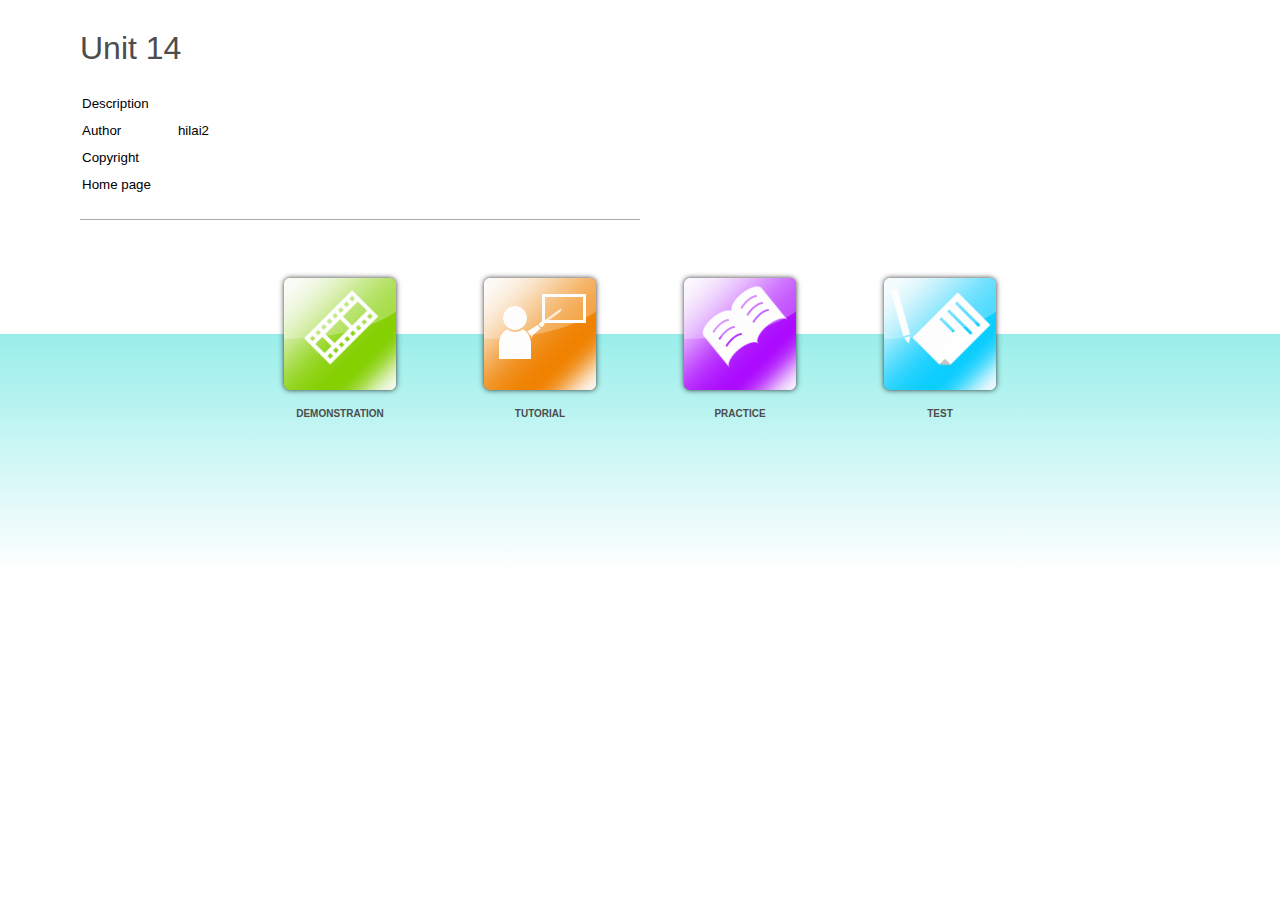
<file: index.html>
﻿<!DOCTYPE html>
<html lang="en-US" dir="ltr">
<head>
	<title>Unit 14</title>
	<meta http-equiv="Content-Type" content="text/html; charset=utf-8"/>
	<meta http-equiv="imagetoolbar" content="no" />
	<meta name="generator" content="ActivePresenter 8.0.4"/>
	<meta name="author" content="hilai2" />
	<meta name="copyright" content=" " />
	<meta name="description" content=""/>

	<link rel="stylesheet" type="text/css" href="index.css" />

	<script type="text/javascript">
		var language = {"Tutorial":"Tutorial","Description":"Description","Author":"Author","DemoIntro":"Play presentation automatically","Copyright":"Copyright","TestIntro":"Choose this mode to do a test","Homepage":"Home page","Practice":"Practice","Test":"Test","Demo":"Demonstration","TutorialIntro":"Tutorial mode","PracticeIntro":"Choose this mode to practise more","OpenPrezError":"Could not open presentation.\nError: "};
		var PlayModes = {
			DEMO: 1,
			TUT: 2,
			PRAC: 4,
			TEST: 8
		};

		var opmodes = 15;
		function openPrez(url, mode) {
			try {
				var margin = 40;
				var top = margin, 
					left = margin, 
					width = screen.availWidth - 2 * margin, 
					height = screen.availHeight - 4 * margin;
				var styles = 'top=' + top + ',left=' + left + ',width=' + width + ',height=' + height
					+ ',location=no,toolbar=no,directories=no,status=no,menubar=no,scrollbars=yes,resizable=yes';
				var owin = window.open(encodeURI(url), '_blank', styles);
				if (owin)
					owin.focus();
			}
			catch (e) {
				alert(language.OpenPrezError + e);
			}
			return false;
		};
	</script>
</head>

<body>
	<div id="ap-top-container" class="ap-top-container">
		<div class="ap-sub-container">
			<div class="ap-layout-top">
				<script>
					var apInfoHTML = '<h1>Unit 14</h1> \
									<table> \
										<tr> \
											<td>' + language.Description + '</td> \
											<td class="ap-left-indent" ></td> \
										</tr> \
										<tr> \
											<td>' +language.Author + '</td> \
											<td class="ap-left-indent">hilai2</td> \
										</tr> \
										<tr> \
											<td>' + language.Copyright + '</td> \
											<td class="ap-left-indent"></td> \
										</tr> \
										<tr> \
											<td>' + language.Homepage + '</td> \
											<td class="ap-left-indent"><a href="" target="_blank"></a></td> \
										</tr>\
									</table> \
									<div class="ap-static-line"> \
									</div>';

					var container = document.getElementById('ap-top-container');
					var layoutTop = container.getElementsByClassName('ap-layout-top')[0];
					var apInfo = document.createElement('div');
					apInfo.classList.add('ap-info');
					apInfo.innerHTML = apInfoHTML;
					layoutTop.appendChild(apInfo);
				</script>
			</div>
		</div>
		<div class="ap-layout-bottom-container">
			<div class="ap-layout-bottom">
				<script>
					var container = document.getElementById('ap-top-container');
					var layoutBottom = container.getElementsByClassName('ap-layout-bottom')[0];
					
					var modes = [PlayModes.DEMO, PlayModes.TUT, PlayModes.PRAC, PlayModes.TEST];
					var classes = ['ap-operation-demo-btn', 'ap-operation-tutorial-btn', 'ap-operation-practice-btn', 'ap-operation-test-btn'];
					var pages = ['demo.html', 'tutorial.html', 'practice.html', 'test.html'];
					var titles = [language.DemoIntro, language.TutorialIntro, language.PracticeIntro, language.TestIntro];
					var texts = [language.Demo, language.Tutorial, language.Practice, language.Test];
					var icons = ['demo.png', 'tutorial.png', 'practice.png', 'test.png'];

					for (var i = 0; i < 4; ++i){
						if ((modes[i] & opmodes) != modes[i])
							continue;
						var btnMode = document.createElement('div');
						btnMode.classList.add('ap-operation-btn');
						btnMode.classList.add(classes[i]);
						btnMode.setAttribute('title', titles[i]);
						btnMode.setAttribute('onClick', 'openPrez("' + pages[i] +'")', titles[i]);
						btnMode.innerHTML += '<img src="index-images/' + icons[i] + '"/>' + '<div class="ap-btn-text">' + texts[i] + '</div>';
						layoutBottom.appendChild(btnMode);
					}
				</script>
			</div>
		</div>
	</div>
</body>
</html>
</file>
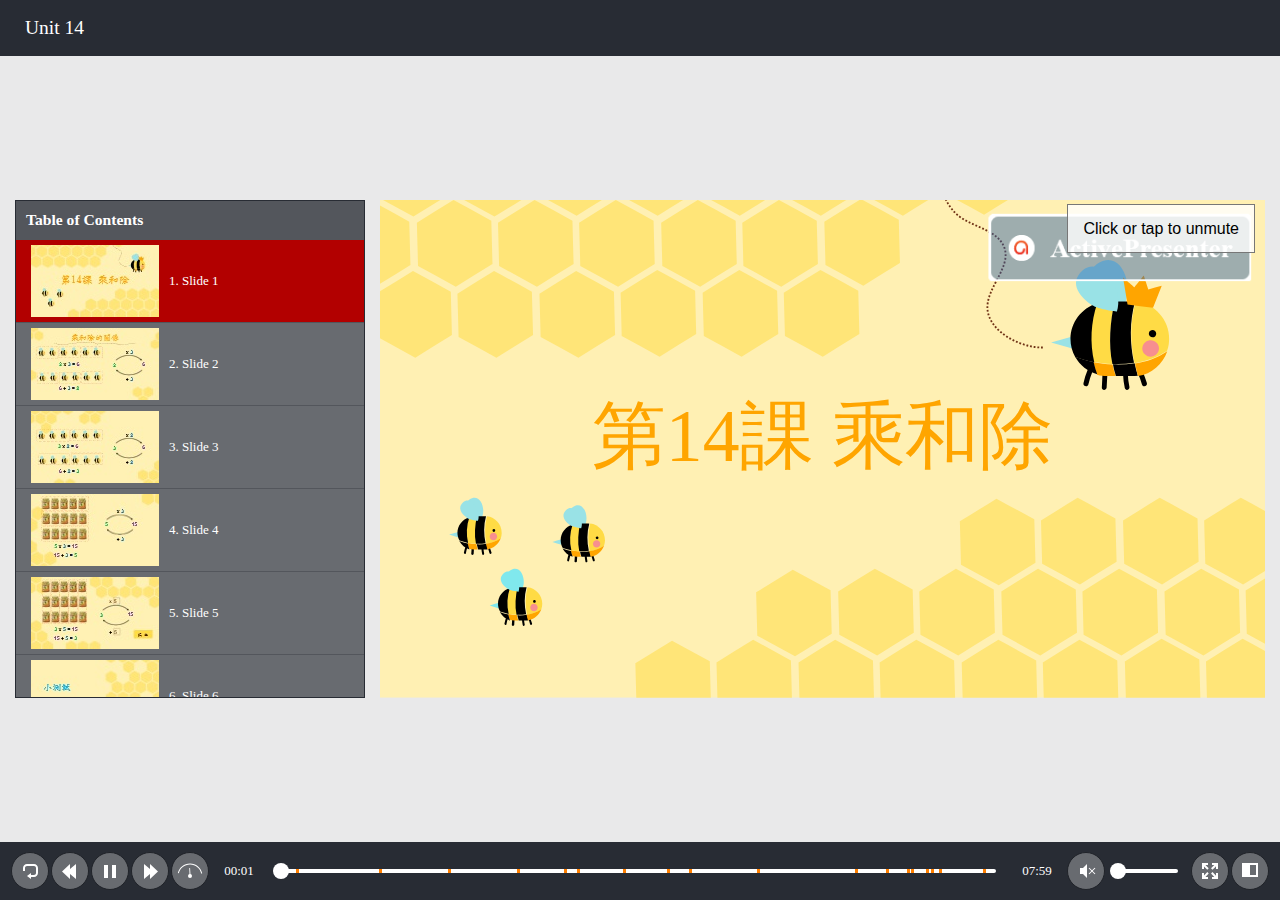
<file: demo.html>
﻿<!DOCTYPE html>
<html lang="en-US" dir="ltr">
<head>
	<title>Unit 14</title>
	<meta http-equiv="X-UA-Compatible" content="IE=Edge,chrome=1" />
	<meta http-equiv="Content-Type" content="text/html; charset=utf-8"/>
	<meta name="generator" content="ActivePresenter 8.0.4"/>
	<meta name="author" content="hilai2" />
	<meta name="description" content=""/>
	<meta name="copyright" content=" " />
	
	<meta name="apple-mobile-web-app-capable" content="yes">
	<style>
		html {
			height: 100%;
		}
		body {
			height: 100%;
			margin: 0;
			padding: 0;
		}
		.ap-prez-container {
			position: relative;
			height: 100%;
			overflow: hidden;
			outline: none;
		}
	</style>
	<link rel="stylesheet" type="text/css" href="player/rlplayer.css" />
	<script type="text/javascript" src="player/rlplayer.js"></script>
	<script type="text/javascript" src="player/rlplayer.lang.en-US.js"></script>
	
	
	
	
</head>
<body>
	<div id="f1k1AaSF" class="ap-prez-container" lang="en-US" dir="ltr">
		<script type="text/javascript">
			AtomiAP.open("rlprez.js", "f1k1AaSF", {
				playMode: "Demo",
				preloader: {zIndex: 2,diameter: 60,density: 9,range: 1000,speed: 1,color:'#2090E6',shape:'oval'}
			});
		</script>
	</div>
</body>
</html>
</file>
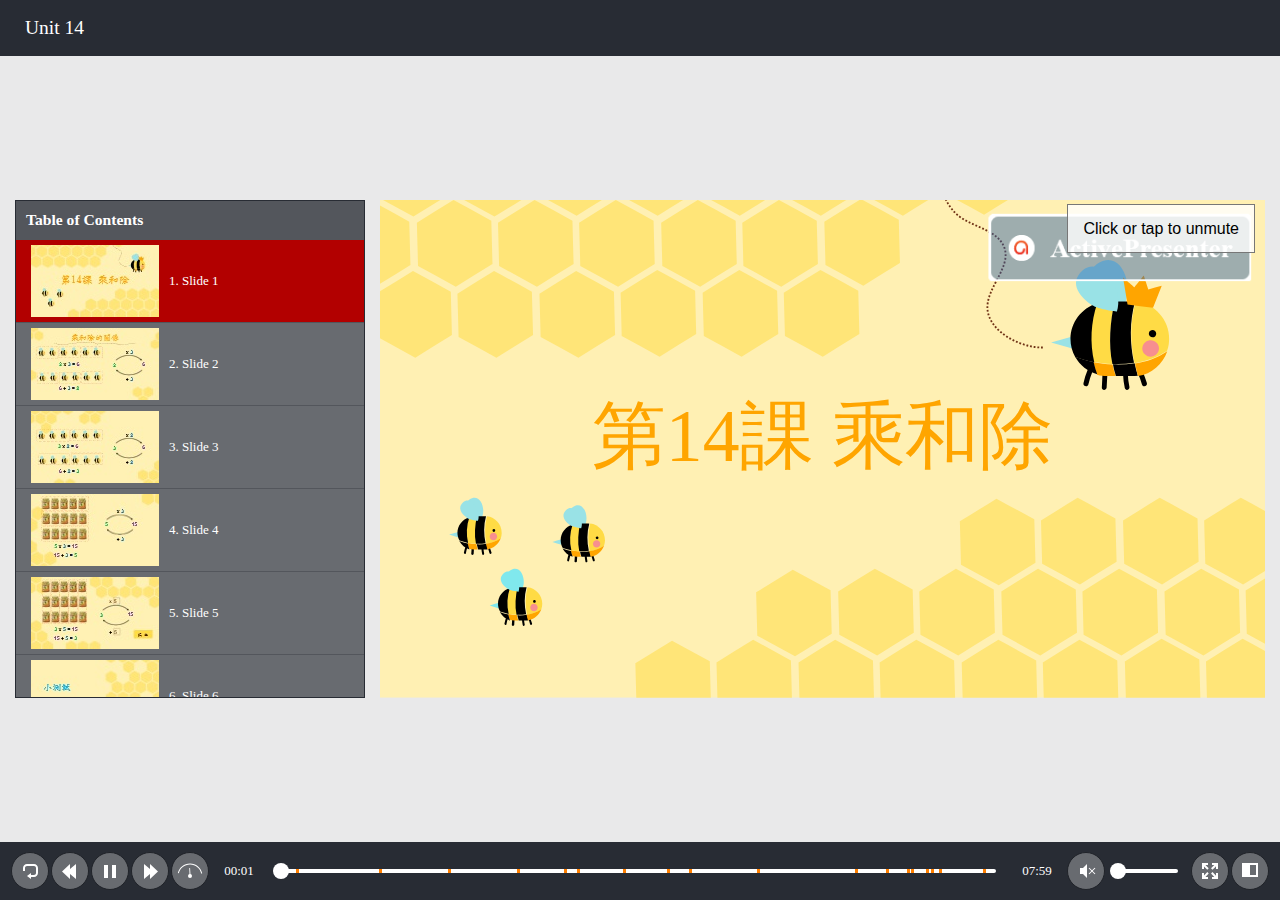
<file: practice.html>
﻿<!DOCTYPE html>
<html lang="en-US" dir="ltr">
<head>
	<title>Unit 14</title>
	<meta http-equiv="X-UA-Compatible" content="IE=Edge,chrome=1" />
	<meta http-equiv="Content-Type" content="text/html; charset=utf-8"/>
	<meta name="generator" content="ActivePresenter 8.0.4"/>
	<meta name="author" content="hilai2" />
	<meta name="description" content=""/>
	<meta name="copyright" content=" " />
	
	<meta name="apple-mobile-web-app-capable" content="yes">
	<style>
		html {
			height: 100%;
		}
		body {
			height: 100%;
			margin: 0;
			padding: 0;
		}
		.ap-prez-container {
			position: relative;
			height: 100%;
			overflow: hidden;
			outline: none;
		}
	</style>
	<link rel="stylesheet" type="text/css" href="player/rlplayer.css" />
	<script type="text/javascript" src="player/rlplayer.js"></script>
	<script type="text/javascript" src="player/rlplayer.lang.en-US.js"></script>
	
	
	
	
</head>
<body>
	<div id="f1k1AaSF" class="ap-prez-container" lang="en-US" dir="ltr">
		<script type="text/javascript">
			AtomiAP.open("rlprez.js", "f1k1AaSF", {
				playMode: "Practice",
				preloader: {zIndex: 2,diameter: 60,density: 9,range: 1000,speed: 1,color:'#2090E6',shape:'oval'}
			});
		</script>
	</div>
</body>
</html>
</file>
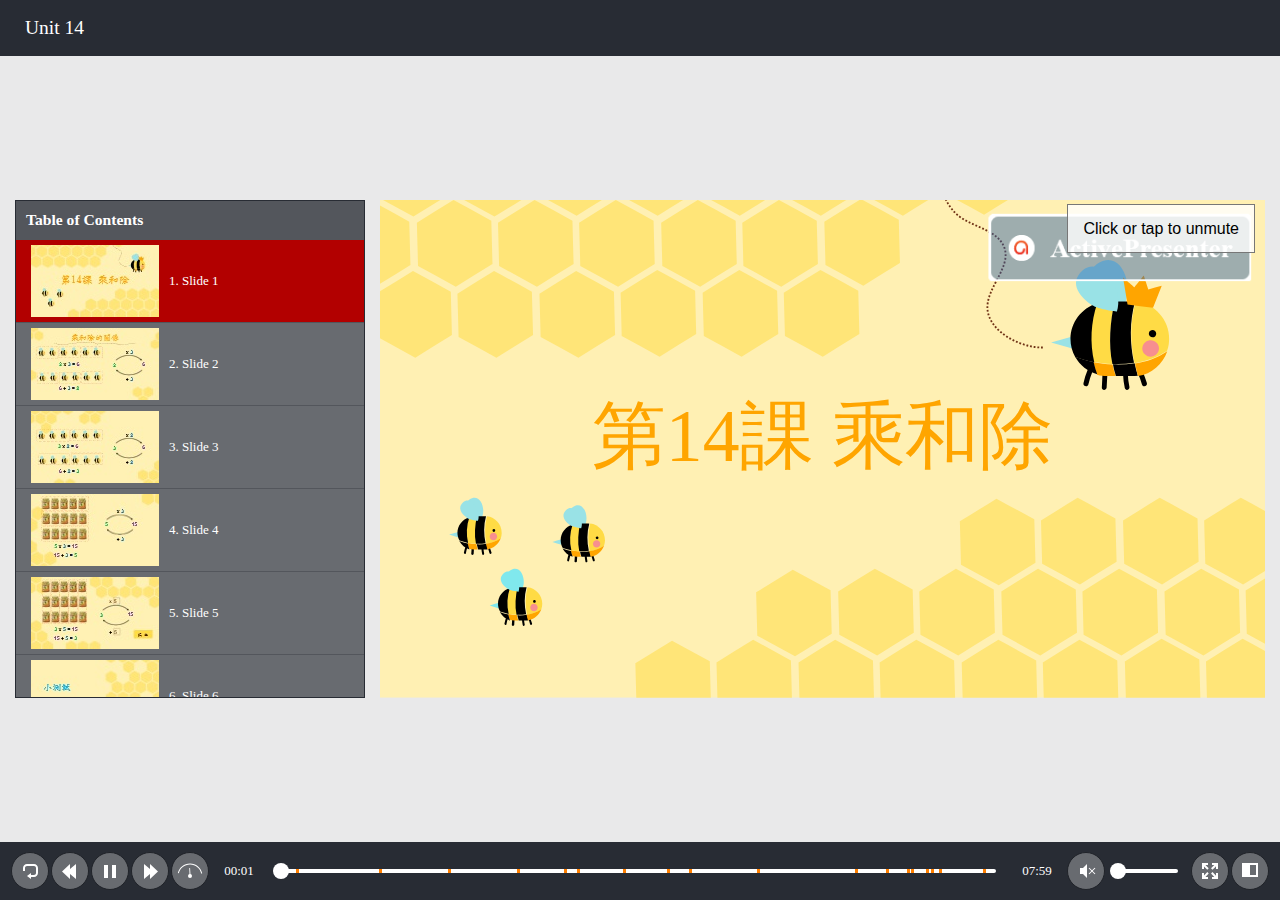
<file: test.html>
﻿<!DOCTYPE html>
<html lang="en-US" dir="ltr">
<head>
	<title>Unit 14</title>
	<meta http-equiv="X-UA-Compatible" content="IE=Edge,chrome=1" />
	<meta http-equiv="Content-Type" content="text/html; charset=utf-8"/>
	<meta name="generator" content="ActivePresenter 8.0.4"/>
	<meta name="author" content="hilai2" />
	<meta name="description" content=""/>
	<meta name="copyright" content=" " />
	
	<meta name="apple-mobile-web-app-capable" content="yes">
	<style>
		html {
			height: 100%;
		}
		body {
			height: 100%;
			margin: 0;
			padding: 0;
		}
		.ap-prez-container {
			position: relative;
			height: 100%;
			overflow: hidden;
			outline: none;
		}
	</style>
	<link rel="stylesheet" type="text/css" href="player/rlplayer.css" />
	<script type="text/javascript" src="player/rlplayer.js"></script>
	<script type="text/javascript" src="player/rlplayer.lang.en-US.js"></script>
	
	
	
	
</head>
<body>
	<div id="f1k1AaSF" class="ap-prez-container" lang="en-US" dir="ltr">
		<script type="text/javascript">
			AtomiAP.open("rlprez.js", "f1k1AaSF", {
				playMode: "Test",
				preloader: {zIndex: 2,diameter: 60,density: 9,range: 1000,speed: 1,color:'#2090E6',shape:'oval'}
			});
		</script>
	</div>
</body>
</html>
</file>
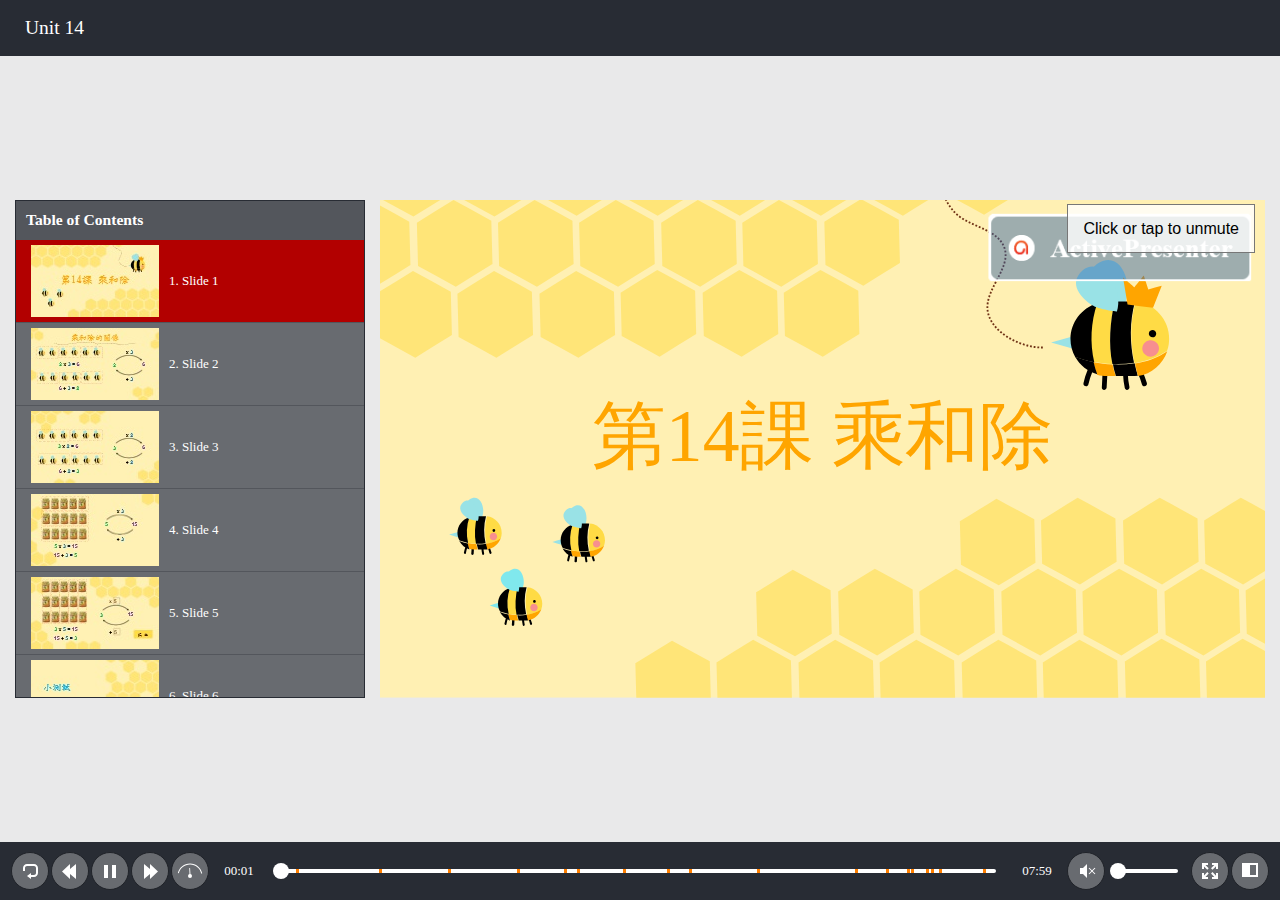
<file: tutorial.html>
﻿<!DOCTYPE html>
<html lang="en-US" dir="ltr">
<head>
	<title>Unit 14</title>
	<meta http-equiv="X-UA-Compatible" content="IE=Edge,chrome=1" />
	<meta http-equiv="Content-Type" content="text/html; charset=utf-8"/>
	<meta name="generator" content="ActivePresenter 8.0.4"/>
	<meta name="author" content="hilai2" />
	<meta name="description" content=""/>
	<meta name="copyright" content=" " />
	
	<meta name="apple-mobile-web-app-capable" content="yes">
	<style>
		html {
			height: 100%;
		}
		body {
			height: 100%;
			margin: 0;
			padding: 0;
		}
		.ap-prez-container {
			position: relative;
			height: 100%;
			overflow: hidden;
			outline: none;
		}
	</style>
	<link rel="stylesheet" type="text/css" href="player/rlplayer.css" />
	<script type="text/javascript" src="player/rlplayer.js"></script>
	<script type="text/javascript" src="player/rlplayer.lang.en-US.js"></script>
	
	
	
	
</head>
<body>
	<div id="f1k1AaSF" class="ap-prez-container" lang="en-US" dir="ltr">
		<script type="text/javascript">
			AtomiAP.open("rlprez.js", "f1k1AaSF", {
				playMode: "Tutorial",
				preloader: {zIndex: 2,diameter: 60,density: 9,range: 1000,speed: 1,color:'#2090E6',shape:'oval'}
			});
		</script>
	</div>
</body>
</html>
</file>
<file: index.css>
/*!
 * ActivePresenter HTML5 Output File
 * Copyright (c) Atomi Systems, Inc. All rights reserved.
 * https://atomisystems.com/activepresenter/
 * Version: 8.0.4
 * Date: 2020.03.25
 */
* {
	vertical-align: baseline;
	font-weight: inherit;
	font-family: inherit;
	font-style: inherit;
	padding: 0;
	margin: 0;
}
a:link {color:#5e5e5e; text-decoration:none;}
a:visited {color:#5e5e5e; text-decoration:none}
a:active {color:#5e5e5e; text-decoration:none}
a:hover {color:#5e5e5e; text-decoration:none}
p{
	font-size:10pt;
}
td{
	font-size:10pt;
	padding-top:5px;
	padding-bottom:5px;
}
td.ap-left-indent
{
	padding-left:25px;
}
img {
	border: 0 none;
}
h1{
	font-size:2em;
	font-weight:normal;
	padding-bottom:22px;
	color:#4d4d4d;
}
html, body {
	font-family: Arial;
	height:100%;
}
.ap-top-container {
	position:relative;
	width:100%;
	min-height:100%;
}
.ap-sub-container{
	margin:0px 40px;
	width:600px;
}
.ap-layout-top{
	padding-top:20px;
	min-height:250px;
}
.ap-layout-top .ap-logo{
	float:left;
	width:128px;
}
.ap-layout-top .ap-logo img{
}
.ap-layout-top .ap-info{
	margin-left:40px;
	padding-top:10px;
	padding-bottom:30px;
}
.ap-layout-top .ap-info p{
	font-size:9pt;
	line-height:180%;
}
.ap-layout-top .ap-info .ap-static-line{
	border-top:1px solid #a8a8a8;
	margin-top:20px;
	padding:10px 0px;
}
.ap-btn-text{
	margin-left:auto;
	margin-right:auto;
	font-size:10px;
	font-weight:bold;
	color:#4d4d4d;
	text-transform:uppercase;
	font-family: Arial;
	padding: 10px;
	text-align: center;
 }
 
.ap-layout-bottom-container {
	height: 300px;
	background: linear-gradient(white 0px, white 64px, rgb(153, 238, 234) 64px, white 300px);
}

.ap-layout-bottom {
	margin-left:auto;
	margin-right:auto;
	display: flex;
	width: 800px;
 }
 
.ap-operation-btn  > img{
	width:128px;
	height:128px;
	margin-left:auto;
	margin-right:auto;
}

.ap-operation-btn:hover   > img {
	filter: drop-shadow(0px 0px 10px yellow);
	-webkit-filter: drop-shadow(0px 0px 10px yellow);    
}

.ap-operation-btn {
	cursor:pointer;
	flex-grow: 1;
	display: flex;
	flex-direction: column;
	transition: transform 1s;
}

.ap-operation-btn:hover {
	transform: translateY(-10px);
	transition: transform 1s;
}
</file>
<file: player/rlplayer.css>
/*!
 * ActivePresenter HTML5 Output File
 * Copyright (c) Atomi Systems, Inc. All rights reserved.
 * https://atomisystems.com/activepresenter/
 * Version: 8.0.4
 * Date: 2020.03.25
 */
.ap-no-select {
	-webkit-touch-callout: none; /* iOS Safari */
	-webkit-user-select: none; /* Safari */
	 -khtml-user-select: none; /* Konqueror HTML */
	   -moz-user-select: none; /* Firefox */
		-ms-user-select: none; /* Internet Explorer/Edge */
			user-select: none; /* Non-prefixed version, currently
								  supported by Chrome and Opera */
	cursor: default;
}

video::-webkit-media-controls { /* hide media controls by default */
	display:none !important;
}

.ap-floating-button {
	display: none;
}

@media only screen and (max-height: 415px) {
	.ap-auto-hide {
		display: none !important;
	}
	.ap-floating-button {
		position: absolute !important;
		width: 25px;
		height: 25px;
		background-color: rgba(233, 233, 233, 0.8);;
		border: 4px solid rgba(40, 44, 52, 0.5);
		border-radius: 50%;
		z-index: 2000;
		display: flex !important;
		align-items: center;
		justify-content: center;
	}

	.ap-floating-button > div {
		width: 17px;
		height: 17px;
		border-radius: 50%;
		background-color: rgba(255, 255, 255, 0.8);
	}
}

.ap-fullscreen {
	position: absolute;
	left: 0 !important;
	top: 0 !important;
	width: 100% !important;
	height: 100% !important;
}
.ap-prez-container *:focus {
	outline: none;
}

.ap-prez-container[data-mode='1'] {
	background-color: rgb(233, 233, 234);
}

.ap-prez-container[data-mode='2'] {
	background-color: rgb(233, 233, 234);
}

.ap-prez-container[data-mode='3'] {
	background-color: rgb(233, 233, 234);
}

.ap-prez-container[data-mode='4'] {
	background-color: rgb(233, 233, 234);
}

/* Styling scrollbar - webkit only */
.ap-prez-container ::-webkit-scrollbar {
	width: 14px; /* Should greater than or equal 14px, otherwise horizontal scrollbar will display incorrectly*/
	height: 14px;
}

.ap-prez-container ::-webkit-scrollbar-track {
    background: #f1f1f1;
}

.ap-prez-container ::-webkit-scrollbar-thumb {
	background: #888;
	border-radius: 7px;
}

.ap-prez-container ::-webkit-scrollbar-thumb:hover {
	background: #555;
}

.ap-content-area {
	position: absolute;
	background-color: rgb(224, 224, 224);
	padding: 20px;
}

.ap-prez-container[data-mode='1'] .ap-content-area{
	background-color: rgb(233, 233, 234);
	padding: 15px;
}

.ap-prez-container[data-mode='2'] .ap-content-area{
	background-color: rgb(233, 233, 234);
	padding: 15px;
}

.ap-prez-container[data-mode='3'] .ap-content-area{
	background-color: rgb(233, 233, 234);
	padding: 15px;
}

.ap-prez-container[data-mode='4'] .ap-content-area{
	background-color: rgb(233, 233, 234);
	padding: 15px;
}

.ap-side-bar {
	position: absolute;
	width: 350px;
	display: flex;
	flex-direction: column;
	background-color: rgb(32, 32, 32);
	font-size: 14px;
	font-family: Tahoma;
	border-radius: 0px;
	overflow-x: hidden;
	overflow-y: auto;
	z-index: 3;
}

.ap-side-bar[collapse='true'] {
	width: 0px !important;
	background-color: rgba(0, 0, 0, 0) !important;
}

.ap-prez-container[data-mode='1'] .ap-side-bar{
	width: 350px;
	color: rgb(255, 255, 255);
	font-family: Tahoma;
	font-size: 13px;
	background-color: rgb(40, 44, 52);
}

.ap-prez-container[data-mode='2'] .ap-side-bar{
	width: 350px;
	color: rgb(255, 255, 255);
	font-family: Tahoma;
	font-size: 13px;
	background-color: rgb(40, 44, 52);
}

.ap-prez-container[data-mode='3'] .ap-side-bar{
	width: 350px;
	color: rgb(255, 255, 255);
	font-family: Tahoma;
	font-size: 13px;
	background-color: rgb(40, 44, 52);
}

.ap-prez-container[data-mode='4'] .ap-side-bar{
	width: 350px;
	color: rgb(255, 255, 255);
	font-family: Tahoma;
	font-size: 13px;
	background-color: rgb(40, 44, 52);
}

.ap-side-bar-expand {
	position: absolute;
	display: none;
	width: 8px;
	height: 130px;
	top: 50%;
	z-index: 4;
	background-color: rgba(255, 255, 255, 0.6);
	box-shadow: 0 0px 4px rgba(0, 0, 0, 0.46);
}

.ap-side-bar-expand[sidebar-show='false'] {
	display: none !important;
}

.ap-side-bar-expand[icon-type='right'] {
	border-radius: 0 16px 16px 0 !important;
}

.ap-side-bar-expand[icon-type='left'] {
	border-radius: 16px 0 0 16px !important;
}

.ap-side-bar-expand[data-value='true'][icon-type='left'] {
	transform: translateY(-50%) translateX(-100%);
}

.ap-side-bar-expand[data-value='true'][icon-type='right'] {
	transform: translateY(-50%);
}

.ap-side-bar-expand[data-value='false'][icon-type='right'] {
	left: 0;
	transform: translateY(-50%);
}

.ap-side-bar-expand[data-value='false'][icon-type='left'] {
	right: 0;
	transform: translateY(-50%);
}

.ap-presenter-info {
	display: flex;
	flex-direction: column;
	flex-shrink: 0;
	min-height: 1px; /*IE11*/
	margin: 1px;
}

.ap-presenter-info .ap-company-logo {
	display: block;
	width: 100%;
	min-height: 1px; /*IE11*/
}

.ap-presenter-info .ap-company-logo > img {
	display: block;
	margin: auto;
	max-width: 100%;
}

.ap-presenter-info .ap-presenter-image {
	display: block;
	width: 100%;
	min-height: 1px; /*IE11*/
}
.ap-presenter-info .ap-presenter-image > img {
	display: block;
	margin: auto;
	max-width: 100%;
	border-bottom: 1px solid rgb(127, 127, 127);
}
.ap-prez-container[data-mode='1'] .ap-presenter-info .ap-presenter-image > img {
	border-bottom-color: rgb(83, 86, 92);
}
.ap-prez-container[data-mode='2'] .ap-presenter-info .ap-presenter-image {
	border-bottom-color: rgb(83, 86, 92);
}
.ap-prez-container[data-mode='3'] .ap-presenter-info .ap-presenter-image {
	border-bottom-color: rgb(83, 86, 92);
}
.ap-prez-container[data-mode='4'] .ap-presenter-info .ap-presenter-image {
	border-bottom-color: rgb(83, 86, 92);
}

.ap-presenter-info .ap-presenter-video {
	display: block;
	max-width: 100%;
	min-height: 1px; /*IE11*/
	border-bottom: 1px solid rgb(127, 127, 127);
}
.ap-prez-container[data-mode='1'] .ap-presenter-info .ap-presenter-video {
	border-bottom-color: rgb(83, 86, 92);
}
.ap-prez-container[data-mode='2'] .ap-presenter-info .ap-presenter-video {
	border-bottom-color: rgb(83, 86, 92);
}
.ap-prez-container[data-mode='3'] .ap-presenter-info .ap-presenter-video {
	border-bottom-color: rgb(83, 86, 92);
}
.ap-prez-container[data-mode='4'] .ap-presenter-info .ap-presenter-video {
	border-bottom-color: rgb(83, 86, 92);
}
.ap-presenter-info .ap-presenter-video > video {
	display: block;
	margin: auto;
	max-width: 100%;
	max-height: 100%;
}

.ap-presenter-info .ap-presenter-name {
	padding: 10px 5px 5px 5px;
	text-align: center;
	font-weight: bold;
	font-size: 120%;
}

.ap-presenter-info .ap-presenter-desc {
	padding: 5px 5px 10px 5px;
	text-align: center;
	overflow: auto;
}

.ap-stage {
	width: 100%;
	height: 100%;
	position: absolute;
	text-decoration-skip-ink: none; /* Chrome only */
}

.ap-canvas {
	position: absolute;
	-webkit-overflow-scrolling: touch;
}

.ap-prez-state-btn {
	position: absolute;
	left: 50%;
	top: 50%;
	transform: translate(-50%, -50%) scale(0.1, 0.1);
	z-index: 1000;
	width: 128px;
	height: 128px;
	background-color: rgba(127, 127, 127, 0.5);
	transition: all 1.5s;
}

.ap-prez-state-btn[data-animating='false'] {
	opacity: 1;
	transform: translate(-50%, -50%) scale(0.1, 0.1);
}

.ap-prez-state-btn[data-animating='true'] {
	opacity: 0;
	transform: translate(-50%, -50%) scale(1, 1);
}

.ap-prez-state-btn svg {
	position: absolute;
	left: 50%;
	top: 50%;
	transform: translate(-50%, -50%) scale(3, 3);
}

.ap-prez-state-btn svg * {
	fill: rgb(255, 255, 255);
}

.ap-child-expand {
	position: absolute;
	top: 0px;
	left: 0px;
	width: 100%;
	height: 100%;
}
/* drop holder in sequence question */
.ap-ctrl-drop-placeholder {
	-webkit-box-shadow:inset 0px 0px 0px 2px yellow;
	-moz-box-shadow:inset 0px 0px 0px 2px yellow;
	box-shadow:inset 0px 0px 0px 2px yellow;
}

.ap-ctrl-dragsource-hilight,
.ap-ctrl-droptarget-hilight {
	outline: 2px solid yellow;
	outline-offset: 2px;
}
/*------------------------ Popup ------------------------*/
.ap-popup {
	top: 0;
	left: 0;
	z-index: 10;
	text-align: left;
	position: relative;
	border: 10px solid;
	width: 370px;
	padding: 10px;
	background-clip: padding-box;
	box-shadow: 0 4px 8px 0 rgba(0, 0, 0, 0.86), 0 6px 20px 0 rgba(0, 0, 0, 0.9);
}

.ap-prez-container[data-mode='1'] .ap-popup {
	font-family: Tahoma;
	font-size: 13px;
	color: rgb(255, 255, 255);
	background-color: rgb(40, 44, 52);
	border-color: rgb(32, 35, 41);
}

.ap-prez-container[data-mode='2'] .ap-popup {
	font-family: Tahoma;
	font-size: 13px;
	color: rgb(255, 255, 255);
	background-color: rgb(40, 44, 52);
	border-color: rgb(32, 35, 41);
}

.ap-prez-container[data-mode='3'] .ap-popup {
	font-family: Tahoma;
	font-size: 13px;
	color: rgb(255, 255, 255);
	background-color: rgb(40, 44, 52);
	border-color: rgb(32, 35, 41);
}

.ap-prez-container[data-mode='4'] .ap-popup {
	font-family: Tahoma;
	font-size: 13px;
	color: rgb(255, 255, 255);
	background-color: rgb(40, 44, 52);
	border-color: rgb(32, 35, 41);
}

.ap-popup .ap-popup-footer {
	border-top: 1px solid #DDDDDD;
	padding-top: 5px;
	margin-top: 10px;
	text-align: right;
}

.ap-popup .ap-popup-close {
	position: relative;
	display: inline-block;
	width: 20px;
	height: 20px;
	overflow: hidden;
}

.ap-popup .ap-popup-close::before {
	height: 8px;
	margin-top: -4px;
	transform: rotate(45deg);
	content: '';
	position: absolute;
	height: 3px;
	width: 100%;
	top: 50%;
	left: 0;
	margin-top: -1px;
}

.ap-prez-container[data-mode='1'] .ap-popup .ap-popup-close::before {
	background: rgb(255, 255, 255);
}

.ap-prez-container[data-mode='2'] .ap-popup .ap-popup-close::before {
	background: rgb(255, 255, 255);
}

.ap-prez-container[data-mode='3'] .ap-popup .ap-popup-close::before {
	background: rgb(255, 255, 255);
}

.ap-prez-container[data-mode='4'] .ap-popup .ap-popup-close::before {
	background: rgb(255, 255, 255);
}

.ap-popup .ap-popup-close::after {
	height: 8px;
	margin-top: -4px;
	transform: rotate(-45deg);
	content: '';
	position: absolute;
	height: 3px;
	width: 100%;
	top: 50%;
	left: 0;
	margin-top: -1px;
}

.ap-prez-container[data-mode='1'] .ap-popup .ap-popup-close::after {
	background: rgb(255, 255, 255);
}

.ap-prez-container[data-mode='2'] .ap-popup .ap-popup-close::after {
	background: rgb(255, 255, 255);
}

.ap-prez-container[data-mode='3'] .ap-popup .ap-popup-close::after {
	background: rgb(255, 255, 255);
}

.ap-prez-container[data-mode='4'] .ap-popup .ap-popup-close::after {
	background: rgb(255, 255, 255);
}

.ap-popup-overlay {
	position: absolute;
	top: 0px;
	left: 0px;
	height:100%;
	width:100%;
}

.ap-popup-hide {
	z-index:-10;
}

.ap-popup-overlayBG {
	background-color: #000;
	opacity: 0.5;
	z-index: 9;
}

.ap-popup *:focus {
	outline: #808080 dotted 1px;
}

/* attached resources */
.ap-resources-container {
	flex: 1;
	display: flex;
	flex-direction: column;
	margin: 1px;
	font-size: 13px;
	font-family: Tahoma;
	background-color: rgb(32, 32, 32);
	color: rgb(255, 255, 255);
	min-height: 0; /* Edge, FF issue */
}

.ap-prez-container > .ap-resources-container {
	border: 1px solid rgb(127, 127, 127);
	box-shadow: 0px 0px 5px rgb(0, 0, 0);
	margin: 15px;
	z-index: 5;
}

.ap-prez-container[data-mode='1'] .ap-resources-container {
	font-size: 13px;
	font-family: Tahoma;
	background-color: rgb(40, 44, 52);
	color: rgb(255, 255, 255);
	border-color: rgb(32, 35, 41);
}

.ap-prez-container[data-mode='2'] .ap-resources-container {
	font-size: 13px;
	font-family: Tahoma;
	background-color: rgb(40, 44, 52);
	color: rgb(255, 255, 255);
	border-color: rgb(32, 35, 41);
}

.ap-prez-container[data-mode='3'] .ap-resources-container {
	font-size: 13px;
	font-family: Tahoma;
	background-color: rgb(40, 44, 52);
	color: rgb(255, 255, 255);
	border-color: rgb(32, 35, 41);
}

.ap-prez-container[data-mode='4'] .ap-resources-container {
	font-size: 13px;
	font-family: Tahoma;
	background-color: rgb(40, 44, 52);
	color: rgb(255, 255, 255);
	border-color: rgb(32, 35, 41);
}

.ap-resources-container *:focus {
	outline: #808080 dotted 1px;
}

.ap-resources-pane-header {
	flex: none;
	border-bottom: 1px solid rgb(127, 127, 127);
	display: flex;
	flex-direction: row;
	padding: 10px;
}
.ap-prez-container[data-mode='1'] .ap-resources-pane-header {
	border-bottom-color: rgb(83, 86, 92);
}
.ap-prez-container[data-mode='2'] .ap-resources-pane-header {
	border-bottom-color: rgb(83, 86, 92);
}
.ap-prez-container[data-mode='3'] .ap-resources-pane-header {
	border-bottom-color: rgb(83, 86, 92);
}
.ap-prez-container[data-mode='4'] .ap-resources-pane-header {
	border-bottom-color: rgb(83, 86, 92);
}

.ap-resources-pane-content {
	overflow-y: auto;
	height: 100%;
}

.ap-resources-pane-content li {
	margin: 10px 10px 10px 0px;
}

.ap-resources-pane-content li a {
	text-decoration: none;
}

.ap-prez-container[data-mode='1'] .ap-resources-pane-content li a {
	color: rgb(255, 255, 255);
}
.ap-prez-container[data-mode='2'] .ap-resources-pane-content li a {
	color: rgb(255, 255, 255);
}
.ap-prez-container[data-mode='3'] .ap-resources-pane-content li a {
	color: rgb(255, 255, 255);
}
.ap-prez-container[data-mode='4'] .ap-resources-pane-content li a {
	color: rgb(255, 255, 255);
}

.ap-resources-pane-content li a:hover{
	text-decoration: underline;
}

/*------------------------ Table of contents ------------------------*/

.ap-toc-container {
	flex: 1;
	display: flex;
	flex-direction: column;
	margin: 1px;
	font-size: 13px;
	font-family: Tahoma;
	background-color: rgb(32, 32, 32);
	color: rgb(255, 255, 255);
	min-height: 0; /* Edge, FF issue */
}

.ap-toc-content-wrapper {
	flex: 1;
	min-height: 200px;
}

.ap-prez-container > .ap-toc-container {
	border: 1px solid rgb(224, 224, 224);
	box-shadow: 0px 0px 5px rgb(0, 0, 0);
	margin: 15px;
	z-index: 5;
}

.ap-prez-container[data-mode='1'] .ap-toc-container {
	font-size: 13px;
	font-family: Tahoma;
	background-color: rgb(83, 86, 92);
	color: rgb(255, 255, 255);
	border-color: rgb(32, 35, 41);
}

.ap-prez-container[data-mode='2'] .ap-toc-container {
	font-size: 13px;
	font-family: Tahoma;
	background-color: rgb(83, 86, 92);
	color: rgb(255, 255, 255);
	border-color: rgb(32, 35, 41);
}

.ap-prez-container[data-mode='3'] .ap-toc-container {
	font-size: 13px;
	font-family: Tahoma;
	background-color: rgb(83, 86, 92);
	color: rgb(255, 255, 255);
	border-color: rgb(32, 35, 41);
}

.ap-prez-container[data-mode='4'] .ap-toc-container {
	font-size: 13px;
	font-family: Tahoma;
	background-color: rgb(83, 86, 92);
	color: rgb(255, 255, 255);
	border-color: rgb(32, 35, 41);
}

.ap-toc-container *:focus {
	outline: #808080 dotted 1px;
}

.ap-toc-header {
	flex: none;
	border-bottom: 1px solid rgb(127, 127, 127);
	display: flex;
	flex-direction: row;
	padding: 10px;
}
.ap-prez-container[data-mode='1'] .ap-toc-header {
	border-bottom-color: rgb(83, 86, 92);
	background-color: rgb(83, 86, 92);
}
.ap-prez-container[data-mode='2'] .ap-toc-header {
	border-bottom-color: rgb(83, 86, 92);
	background-color: rgb(83, 86, 92);
}
.ap-prez-container[data-mode='3'] .ap-toc-header {
	border-bottom-color: rgb(83, 86, 92);
	background-color: rgb(83, 86, 92);
}
.ap-prez-container[data-mode='4'] .ap-toc-header {
	border-bottom-color: rgb(83, 86, 92);
	background-color: rgb(83, 86, 92);
}

.ap-toc-header > .ap-toc-header-text {
	display: inline-block;
	flex: 1;
	font-weight: bold;
	font-size: 120%;
	margin-top: auto;
	margin-bottom: auto;
}

.ap-toc-header > .ap-button {
	display: inline-block;
	margin-top: auto;
	margin-bottom: auto;
	width: 36px;
	height: 28px;
	border: none;
	border-radius: 0px;
}

.ap-toc {
	width: 100%;
	border-spacing: 0px;
}

.ap-toc td {
	padding: 5px;
	border-bottom: 1px solid rgb(127, 127, 127);
}

/* table of contents entries */
.ap-toc-entry {
	height: 40px;
}
.ap-prez-container[data-mode='1'] .ap-toc-entry td {
	border-bottom-color: rgb(83, 86, 92);
}
.ap-prez-container[data-mode='2'] .ap-toc-entry td {
	border-bottom-color: rgb(83, 86, 92);
}
.ap-prez-container[data-mode='3'] .ap-toc-entry td {
	border-bottom-color: rgb(83, 86, 92);
}
.ap-prez-container[data-mode='4'] .ap-toc-entry td {
	border-bottom-color: rgb(83, 86, 92);
}

.ap-prez-container[data-mode='1'] .ap-toc-entry[data-status="incomplete"] {
	background-color: rgb(104, 107, 112);
}

.ap-prez-container[data-mode='2'] .ap-toc-entry[data-status="incomplete"] {
	background-color: rgb(104, 107, 112);
}

.ap-prez-container[data-mode='3'] .ap-toc-entry[data-status="incomplete"] {
	background-color: rgb(104, 107, 112);
}

.ap-prez-container[data-mode='4'] .ap-toc-entry[data-status="incomplete"] {
	background-color: rgb(104, 107, 112);
}

.ap-prez-container[data-mode='1'] .ap-toc-entry:hover[data-status="incomplete"] {
	background-color: rgb(126, 128, 133);
}

.ap-prez-container[data-mode='2'] .ap-toc-entry:hover[data-status="incomplete"] {
	background-color: rgb(126, 128, 133);
}

.ap-prez-container[data-mode='3'] .ap-toc-entry:hover[data-status="incomplete"] {
	background-color: rgb(126, 128, 133);
}

.ap-prez-container[data-mode='4'] .ap-toc-entry:hover[data-status="incomplete"] {
	background-color: rgb(126, 128, 133);
}

.ap-prez-container[data-mode='1'] .ap-toc-entry[data-status="current"] {
	background-color: rgb(178, 0, 0);
}

.ap-prez-container[data-mode='2'] .ap-toc-entry[data-status="current"] {
	background-color: rgb(178, 0, 0);
}

.ap-prez-container[data-mode='3'] .ap-toc-entry[data-status="current"] {
	background-color: rgb(178, 0, 0);
}

.ap-prez-container[data-mode='4'] .ap-toc-entry[data-status="current"] {
	background-color: rgb(178, 0, 0);
}

.ap-prez-container[data-mode='1'] .ap-toc-entry:hover[data-status="current"] {
	background-color: rgb(204, 0, 0);
}

.ap-prez-container[data-mode='2'] .ap-toc-entry:hover[data-status="current"] {
	background-color: rgb(204, 0, 0);
}

.ap-prez-container[data-mode='3'] .ap-toc-entry:hover[data-status="current"] {
	background-color: rgb(204, 0, 0);
}

.ap-prez-container[data-mode='4'] .ap-toc-entry:hover[data-status="current"] {
	background-color: rgb(204, 0, 0);
}

.ap-prez-container[data-mode='1'] .ap-toc-entry[data-status="completed"] {
	background-color: rgb(40, 44, 52);
}

.ap-prez-container[data-mode='2'] .ap-toc-entry[data-status="completed"] {
	background-color: rgb(40, 44, 52);
}

.ap-prez-container[data-mode='3'] .ap-toc-entry[data-status="completed"] {
	background-color: rgb(40, 44, 52);
}

.ap-prez-container[data-mode='4'] .ap-toc-entry[data-status="completed"] {
	background-color: rgb(40, 44, 52);
}

.ap-prez-container[data-mode='1'] .ap-toc-entry:hover[data-status="completed"] {
	background-color: rgb(61, 65, 72);
}

.ap-prez-container[data-mode='2'] .ap-toc-entry:hover[data-status="completed"] {
	background-color: rgb(61, 65, 72);
}

.ap-prez-container[data-mode='3'] .ap-toc-entry:hover[data-status="completed"] {
	background-color: rgb(61, 65, 72);
}

.ap-prez-container[data-mode='4'] .ap-toc-entry:hover[data-status="completed"] {
	background-color: rgb(61, 65, 72);
}

.ap-toc-entry-content {
	width: 100%;
	display: table;
	padding-left: 5px;
}

.ap-toc-entry-icon {
	width: 16px;
	height: 16px;
	display: table-cell;
	vertical-align: middle;
	cursor: pointer;
}

.ap-toc-entry .ap-toc-entry-icon svg {
	display: none;
}

.ap-toc-entry[aria-expanded="false"] .ap-toc-entry-icon svg:nth-child(1) {
	display: block;
}

.ap-toc-entry[aria-expanded="true"] .ap-toc-entry-icon svg:nth-child(2) {
	display: block;
}

.ap-toc-entry-thumbnail {
	padding-right: 5px;
	display: table-cell;
	vertical-align: middle;
}

.ap-toc-entry-content-text {
	width: 100%;
	display: table-cell;
	padding-left: 5px;
	vertical-align: middle;
}

.ap-toc-entry-numbering {
	padding-right: 5px;
	display: table-cell;
}

.ap-toc-entry-content-slide-name {
	padding-left: 3px;
	display: table-cell;
	width: 100%;
}

.ap-toc-entry-status-icon {
	width: 16px;
	height: 16px;
	display: table-cell;
	vertical-align: middle;
}

.ap-toc-entry .ap-toc-entry-status-icon svg {
	display: none;
}

.ap-toc-entry[data-status="current"] .ap-toc-entry-status-icon svg:nth-child(1) {
	display: block;
}

.ap-toc-entry[data-status="completed"] .ap-toc-entry-status-icon svg:nth-child(2) {
	display: block;
}

.ap-prez-container[data-mode='1'] .ap-toc-entry .ap-toc-entry-icon svg *,
.ap-prez-container[data-mode='1'] .ap-toc-entry .ap-toc-entry-status-icon svg * {
	fill: rgb(255, 255, 255) !important;
}

.ap-prez-container[data-mode='2'] .ap-toc-entry .ap-toc-entry-icon svg *,
.ap-prez-container[data-mode='2'] .ap-toc-entry .ap-toc-entry-status-icon svg * {
	fill: rgb(255, 255, 255) !important;
}

.ap-prez-container[data-mode='3'] .ap-toc-entry .ap-toc-entry-icon svg *,
.ap-prez-container[data-mode='3'] .ap-toc-entry .ap-toc-entry-status-icon svg * {
	fill: rgb(255, 255, 255) !important;
}

.ap-prez-container[data-mode='4'] .ap-toc-entry .ap-toc-entry-icon svg *,
.ap-prez-container[data-mode='4'] .ap-toc-entry .ap-toc-entry-status-icon svg * {
	fill: rgb(255, 255, 255) !important;
}

.ap-toc-entry-duration {
	text-align: center;
	vertical-align: middle;
	display: table-cell;
}

/* Button and label */
.ap-button {
	position: relative;
	display: flex;
	margin: auto 1px auto 1px;
	border-style: solid;
	border-width: 1px;
	background-color: none;
	border-color: rgb(127, 127, 127);
	border-radius: 50%;
	height: 36px; /*IE11*/
	align-items: center;
}

.ap-button:focus {
	outline: #808080 dotted 1px;
}

.ap-button[data-has-label='true'] {
	border-radius: 5px;
}

.ap-button-icon {
	min-width: 36px;  /*IE11*/
	width: 36px;
	height: 36px;
	pointer-events: none;
}

.ap-button .ap-button-icon {
	display: inline-block;
	position: relative;
	margin: auto;
}

.ap-button[data-has-icon='false'] .ap-button-icon {
	display: none;
}

.ap-button .ap-button-label {
	display: none;
}

.ap-button[data-has-label='true'] .ap-button-label {
	display: inline-block;
	position: relative;
	margin: auto;
	padding: 0px 10px 0px 0px;
	vertical-align: center; /*IE11*/
	pointer-events: none;
	text-transform: uppercase;
	white-space: nowrap;
}

.ap-prez-container[data-mode='1'] .ap-button {
	background-color: rgb(104, 107, 112);
	border-color: rgb(32, 35, 41);
}

.ap-prez-container[data-mode='2'] .ap-button {
	background-color: rgb(104, 107, 112);
	border-color: rgb(32, 35, 41);
}

.ap-prez-container[data-mode='3'] .ap-button {
	background-color: rgb(104, 107, 112);
	border-color: rgb(32, 35, 41);
}

.ap-prez-container[data-mode='4'] .ap-button {
	background-color: rgb(104, 107, 112);
	border-color: rgb(32, 35, 41);
}

.ap-prez-container[data-mode='1'] .ap-button:hover {
	background-color: rgb(126, 128, 133);
}

.ap-prez-container[data-mode='2'] .ap-button:hover {
	background-color: rgb(126, 128, 133);
}

.ap-prez-container[data-mode='3'] .ap-button:hover {
	background-color: rgb(126, 128, 133);
}

.ap-prez-container[data-mode='4'] .ap-button:hover {
	background-color: rgb(126, 128, 133);
}

.ap-prez-container[data-mode='1'] .ap-button:active {
	background-color: rgb(61, 65, 72);
}

.ap-prez-container[data-mode='2'] .ap-button:active {
	background-color: rgb(61, 65, 72);
}

.ap-prez-container[data-mode='3'] .ap-button:active {
	background-color: rgb(61, 65, 72);
}

.ap-prez-container[data-mode='4'] .ap-button:active {
	background-color: rgb(61, 65, 72);
}

.ap-button svg {
	position: absolute;
	display: block;
	width: 36px;
	height: 28px;
	top: 50%;
	left: 50%;
	transform: translate(-50%, -50%);
	pointer-events: none;
}

.ap-prez-container[data-mode='1'] .ap-button svg * {
	fill: rgb(255, 255, 255) !important;
}

.ap-prez-container[data-mode='2'] .ap-button svg * {
	fill: rgb(255, 255, 255) !important;
}

.ap-prez-container[data-mode='3'] .ap-button svg * {
	fill: rgb(255, 255, 255) !important;
}

.ap-prez-container[data-mode='4'] .ap-button svg * {
	fill: rgb(255, 255, 255) !important;
}

.ap-prez-container[data-mode='1'] .ap-button:hover svg * {
	fill: rgb(255, 255, 255) !important;
}

.ap-prez-container[data-mode='2'] .ap-button:hover svg * {
	fill: rgb(255, 255, 255) !important;
}

.ap-prez-container[data-mode='3'] .ap-button:hover svg * {
	fill: rgb(255, 255, 255) !important;
}

.ap-prez-container[data-mode='4'] .ap-button:hover svg * {
	fill: rgb(255, 255, 255) !important;
}

.ap-prez-container[data-mode='1'] .ap-button:active svg * {
	fill: rgb(229, 229, 229) !important;
}

.ap-prez-container[data-mode='2'] .ap-button:active svg * {
	fill: rgb(229, 229, 229) !important;
}

.ap-prez-container[data-mode='3'] .ap-button:active svg * {
	fill: rgb(229, 229, 229) !important;
}

.ap-prez-container[data-mode='4'] .ap-button:active svg * {
	fill: rgb(229, 229, 229) !important;
}

.ap-prez-container[data-mode='1'] .ap-button .ap-button-label {
	color: rgb(255, 255, 255) !important;
}

.ap-prez-container[data-mode='2'] .ap-button .ap-button-label {
	color: rgb(255, 255, 255) !important;
}

.ap-prez-container[data-mode='3'] .ap-button .ap-button-label {
	color: rgb(255, 255, 255) !important;
}

.ap-prez-container[data-mode='4'] .ap-button .ap-button-label {
	color: rgb(255, 255, 255) !important;
}

.ap-prez-container[data-mode='1'] .ap-button:hover .ap-button-label {
	color: rgb(255, 255, 255) !important;
}

.ap-prez-container[data-mode='2'] .ap-button:hover .ap-button-label {
	color: rgb(255, 255, 255) !important;
}

.ap-prez-container[data-mode='3'] .ap-button:hover .ap-button-label {
	color: rgb(255, 255, 255) !important;
}

.ap-prez-container[data-mode='4'] .ap-button:hover .ap-button-label {
	color: rgb(255, 255, 255) !important;
}

.ap-prez-container[data-mode='1'] .ap-button:active .ap-button-label {
	color: rgb(229, 229, 229) !important;
}

.ap-prez-container[data-mode='2'] .ap-button:active .ap-button-label {
	color: rgb(229, 229, 229) !important;
}

.ap-prez-container[data-mode='3'] .ap-button:active .ap-button-label {
	color: rgb(229, 229, 229) !important;
}

.ap-prez-container[data-mode='4'] .ap-button:active .ap-button-label {
	color: rgb(229, 229, 229) !important;
}

/* Tool-specific css */
.ap-button.ap-tool-play[data-value="false"] svg:nth-child(1){
	display: none;
}

.ap-button.ap-tool-play[data-value="true"] svg:nth-child(2){
	display: none;
}

.ap-button.ap-tool-speed svg {
	display: none;
}

.ap-button.ap-tool-speed[data-value="0.5"] svg:nth-child(1){
	display: block;
}

.ap-button.ap-tool-speed[data-value="1"] svg:nth-child(2){
	display: block;
}

.ap-button.ap-tool-speed[data-value="1.5"] svg:nth-child(3){
	display: block;
}

.ap-button.ap-tool-speed[data-value="2"] svg:nth-child(4){
	display: block;
}

.ap-button.ap-tool-sound[data-value="true"] svg:nth-child(1){
	display: none;
}

.ap-button.ap-tool-sound[data-value="false"] svg:nth-child(2){
	display: none;
}

.ap-button.ap-tool-toc[data-value="true"] svg:nth-child(1){
	display: none;
}

.ap-button.ap-tool-toc[data-value="false"] svg:nth-child(2){
	display: none;
}

.ap-button.ap-tool-sidebar[data-value="true"] svg:nth-child(1){
	display: none;
}

.ap-button.ap-tool-sidebar[data-value="false"] svg:nth-child(2){
	display: none;
}

.ap-button.ap-tool-cc[data-value="true"] svg:nth-child(1){
	display: none;
}

.ap-button.ap-tool-cc[data-value="false"] svg:nth-child(2){
	display: none;
}

.ap-button.ap-tool-displaymode svg {
	display: none;
}

.ap-button.ap-tool-displaymode[data-value="0"] svg:nth-child(1){
	display: block;
}

.ap-button.ap-tool-displaymode[data-value="1"] svg:nth-child(2){
	display: block;
}

.ap-button.ap-tool-displaymode[data-value="2"] svg:nth-child(3){
	display: block;
}
/* Label */

.ap-label {
	position: relative;
	display: inline-block;
	min-width: 36px;
	background-color: none;
	margin: auto 1px auto 1px;
	text-align: center;
	padding: 0px 10px 0px 10px;
}

/* Slider */
.ap-slider {
	position: relative;
	display: inline-block;
	overflow: visible;
	min-width: 60px;
	height: 36px;
	background-color: none;
	margin: auto 12px auto 12px;
	flex-shrink: 1;
	-ms-flex-negative: 2;
}

.ap-slider:focus {
	outline: #808080 dotted 1px;
}

.ap-slider-thumb {
	position: absolute;
	display: block;
	top: 50%;
	left: 0px;
	transform: translate(0, -50%);
	cursor: pointer;
	height: 16px;
	width: 16px;
	background-color: rgb(255, 255, 255);
	border: none;
	border-radius: 50%;
}

.ap-prez-container[data-mode='1'] .ap-slider-thumb {
	background-color: rgb(255, 255, 255);
}

.ap-prez-container[data-mode='2'] .ap-slider-thumb {
	background-color: rgb(255, 255, 255);
}

.ap-prez-container[data-mode='3'] .ap-slider-thumb {
	background-color: rgb(255, 255, 255);
}

.ap-prez-container[data-mode='4'] .ap-slider-thumb {
	background-color: rgb(255, 255, 255);
}

.ap-prez-container[data-mode='1'] .ap-slider-thumb:hover {
	background-color: rgb(229, 229, 229);
}

.ap-prez-container[data-mode='2'] .ap-slider-thumb:hover {
	background-color: rgb(229, 229, 229);
}

.ap-prez-container[data-mode='3'] .ap-slider-thumb:hover {
	background-color: rgb(229, 229, 229);
}

.ap-prez-container[data-mode='4'] .ap-slider-thumb:hover {
	background-color: rgb(229, 229, 229);
}

.ap-slider-track {
	position: absolute;
	display: block;
	width: 100%;
	left: 0px;
	top: 50%;
	height: 4px;
	transform: translate(0, -50%);
	background-color: rgb(255, 255, 255);
	border-radius: 2px;
}

.ap-prez-container[data-mode='1'] .ap-slider-track {
	background-color: rgb(255, 255, 255);
}

.ap-prez-container[data-mode='2'] .ap-slider-track {
	background-color: rgb(255, 255, 255);
}

.ap-prez-container[data-mode='3'] .ap-slider-track {
	background-color: rgb(255, 255, 255);
}

.ap-prez-container[data-mode='4'] .ap-slider-track {
	background-color: rgb(255, 255, 255);
}

.ap-slider-track-lower {
	display: block;
	height: 100%;
	top: 0px;
	left: 0px;
	width: 0%;
	background-color: rgb(255, 0, 0);
	border-radius: 2px;
}

.ap-prez-container[data-mode='1'] .ap-slider-track-lower {
	background-color: rgb(255, 0, 0);
}

.ap-prez-container[data-mode='2'] .ap-slider-track-lower {
	background-color: rgb(255, 0, 0);
}

.ap-prez-container[data-mode='3'] .ap-slider-track-lower {
	background-color: rgb(255, 0, 0);
}

.ap-prez-container[data-mode='4'] .ap-slider-track-lower {
	background-color: rgb(255, 0, 0);
}

.ap-slider-marker {
	position: absolute;
	display: block;
	height: 100%;
	top: 0px;
	left: 0px;
	width: 3px;
	background-color: rgb(255, 255, 0);
}

.ap-prez-container[data-mode='1'] .ap-slider-marker {
	background-color: rgb(255, 127, 0);
}

.ap-prez-container[data-mode='2'] .ap-slider-marker {
	background-color: rgb(255, 127, 0);
}

.ap-prez-container[data-mode='3'] .ap-slider-marker {
	background-color: rgb(255, 127, 0);
}

.ap-prez-container[data-mode='4'] .ap-slider-marker {
	background-color: rgb(255, 127, 0);
}

.ap-slider-tooltip {
	display:none;
	position:absolute;
	width: auto;
	height: auto;
	text-align: center;
	padding: 10px;
	border-radius: 5px;
	border: 1px solid rgb(127, 127, 127);
	box-shadow: 0px 0px 5px rgb(0, 0, 0);
}

.ap-slider-tooltip img {
	padding: 10px;
	width: 128px;
	height: 72px;
}
/* Toolbars */

.ap-toolbar {
	font-size: 13px;
	font-family: Tahoma;
	color: rgb(255, 255, 255);
	background-color: rgb(32, 32, 32);
	z-index: 3;
	/* IE 11 */
	min-height: 1px;
	align-items: center;
}

.ap-prez-container[data-mode='1'] .ap-toolbar,
.ap-prez-container[data-mode='1'] .ap-slider-tooltip {
	font-size: 13px;
	font-family: Tahoma;
	color: rgb(255, 255, 255);
	background-color: rgb(40, 44, 52);
	border-color: rgb(32, 35, 41);
}

.ap-prez-container[data-mode='2'] .ap-toolbar,
.ap-prez-container[data-mode='2'] .ap-slider-tooltip {
	font-size: 13px;
	font-family: Tahoma;
	color: rgb(255, 255, 255);
	background-color: rgb(40, 44, 52);
	border-color: rgb(32, 35, 41);
}

.ap-prez-container[data-mode='3'] .ap-toolbar,
.ap-prez-container[data-mode='3'] .ap-slider-tooltip {
	font-size: 13px;
	font-family: Tahoma;
	color: rgb(255, 255, 255);
	background-color: rgb(40, 44, 52);
	border-color: rgb(32, 35, 41);
}

.ap-prez-container[data-mode='4'] .ap-toolbar,
.ap-prez-container[data-mode='4'] .ap-slider-tooltip {
	font-size: 13px;
	font-family: Tahoma;
	color: rgb(255, 255, 255);
	background-color: rgb(40, 44, 52);
	border-color: rgb(32, 35, 41);
}

.ap-toolbar-top {
	position: absolute;
	display: flex;
	justify-content: space-between;
	z-index: 3;
	padding: 10px;
	min-height: 36px; /* No resource button */
}

.ap-toolbar-top > .ap-tool-projectname {
	font-size: 150%;
	margin-left: 15px;
}

.ap-toolbar-bottom {
	position: absolute;
	display: flex;
	justify-content: space-between;
	z-index: 3;
	padding: 10px;
}

/* menu and menu items */
.ap-menu {
	font-family: Tahoma;
	font-size: 13px;
	color: rgb(255, 255, 255);
	background-color: rgb(32, 32, 32);
	border: 1px solid rgb(127, 127, 127);
	border-radius: 3px;
	padding: 2px;
	display: table;
	z-index: 5;
	position: absolute;
	width: max-content;
	box-shadow: 0px 0px 5px rgb(0, 0, 0);
}

.ap-prez-container[data-mode='1'] .ap-menu {
	font-family: Tahoma;
	font-size: 13px;
	color: rgb(255, 255, 255);
	background-color: rgb(40, 44, 52);
	border-color: rgb(32, 35, 41);
}

.ap-prez-container[data-mode='2'] .ap-menu {
	font-family: Tahoma;
	font-size: 13px;
	color: rgb(255, 255, 255);
	background-color: rgb(40, 44, 52);
	border-color: rgb(32, 35, 41);
}

.ap-prez-container[data-mode='3'] .ap-menu {
	font-family: Tahoma;
	font-size: 13px;
	color: rgb(255, 255, 255);
	background-color: rgb(40, 44, 52);
	border-color: rgb(32, 35, 41);
}

.ap-prez-container[data-mode='4'] .ap-menu {
	font-family: Tahoma;
	font-size: 13px;
	color: rgb(255, 255, 255);
	background-color: rgb(40, 44, 52);
	border-color: rgb(32, 35, 41);
}

.ap-menu-item {
	display: table-row;
	cursor: pointer;
	line-height: 2.5;
	white-space: nowrap;
	height: 36px;
	background-color: none;
}

.ap-menu-item:focus {
	outline: #808080 dotted 1px;
}

.ap-prez-container[data-mode='1'] .ap-menu-item:hover {
	background-color:rgb(61, 65, 72);
}

.ap-prez-container[data-mode='2'] .ap-menu-item:hover {
	background-color:rgb(61, 65, 72);
}

.ap-prez-container[data-mode='3'] .ap-menu-item:hover {
	background-color:rgb(61, 65, 72);
}

.ap-prez-container[data-mode='4'] .ap-menu-item:hover {
	background-color:rgb(61, 65, 72);
}

.ap-menu-item-icon {
	display: table-cell;
	vertical-align: middle;
	width: 16px;
	height: 16px;
	padding: 5px;
}

.ap-menu-item-icon svg {
	display: none;
}

.ap-prez-container[data-mode='1'] .ap-menu-item-icon svg * {
	fill: rgb(255, 255, 255);
}

.ap-prez-container[data-mode='2'] .ap-menu-item-icon svg * {
	fill: rgb(255, 255, 255);
}

.ap-prez-container[data-mode='3'] .ap-menu-item-icon svg * {
	fill: rgb(255, 255, 255);
}

.ap-prez-container[data-mode='4'] .ap-menu-item-icon svg * {
	fill: rgb(255, 255, 255);
}

.ap-menu-item-label {
	display: table-cell;
	vertical-align: middle;
	padding: 0 5px;
	min-width: 20px;
}

.ap-menu-item[role="menuitemradio"][aria-checked="true"] .ap-menu-item-icon svg {
	display: block;
}

.ap-menu-item[role="menuitemcheckbox"] .ap-menu-item-toggle-container {
	display: table-cell;
	vertical-align: middle;
	margin: 10px;
}

.ap-menu-item[role="menuitemcheckbox"] .ap-menu-item-toggle {
	display: block;
	position: relative;
	width: 36px;
	height: 14px;
	margin: auto;
}

.ap-menu-item[role="menuitemcheckbox"] .ap-menu-item-toggle-bar {
	display: block;
	position: absolute;
	top: 0px;
	left: 0px;
	width: 100%;
	height: 100%;
	border-radius: 8px;
	transition: all .08s cubic-bezier(0.4,0.0,1,1);
}

.ap-menu-item[role="menuitemcheckbox"] .ap-menu-item-toggle-button {
	display: block;
	position: absolute;
	top: 50%;
	transform: translate(0, -50%);
	width: 20px;
	height: 20px;
	border-radius: 50%;
	box-shadow: 0 1px 5px 0 rgba(0,0,0,0.6);
	transition: all .08s cubic-bezier(0.4,0.0,1,1);
}

.ap-menu-item[role="menuitemcheckbox"][aria-checked="false"] .ap-menu-item-toggle-bar {
	background-color: rgb(188, 188, 188);
}

.ap-menu-item[role="menuitemcheckbox"][aria-checked="true"] .ap-menu-item-toggle-bar {
	background-color: rgb(255, 0, 0);
}

.ap-menu-item[role="menuitemcheckbox"][aria-checked="false"] .ap-menu-item-toggle-button {
	left: 0px;
	background-color: rgb(96, 96, 96);
}

.ap-menu-item[role="menuitemcheckbox"][aria-checked="true"] .ap-menu-item-toggle-button {
	right: 0px;
	background-color: rgb(255, 255, 255);
}

/* Same as Slider track's colors */
.ap-prez-container[data-mode='1'] .ap-menu-item[role="menuitemcheckbox"][aria-checked="false"] .ap-menu-item-toggle-bar {
	background-color: rgb(255, 255, 255);
}

.ap-prez-container[data-mode='2'] .ap-menu-item[role="menuitemcheckbox"][aria-checked="false"] .ap-menu-item-toggle-bar {
	background-color: rgb(255, 255, 255);
}

.ap-prez-container[data-mode='3'] .ap-menu-item[role="menuitemcheckbox"][aria-checked="false"] .ap-menu-item-toggle-bar {
	background-color: rgb(255, 255, 255);
}

.ap-prez-container[data-mode='4'] .ap-menu-item[role="menuitemcheckbox"][aria-checked="false"] .ap-menu-item-toggle-bar {
	background-color: rgb(255, 255, 255);
}

.ap-prez-container[data-mode='1'] .ap-menu-item[role="menuitemcheckbox"][aria-checked="true"] .ap-menu-item-toggle-bar {
	background-color: rgb(255, 0, 0);
}

.ap-prez-container[data-mode='2'] .ap-menu-item[role="menuitemcheckbox"][aria-checked="true"] .ap-menu-item-toggle-bar {
	background-color: rgb(255, 0, 0);
}

.ap-prez-container[data-mode='3'] .ap-menu-item[role="menuitemcheckbox"][aria-checked="true"] .ap-menu-item-toggle-bar {
	background-color: rgb(255, 0, 0);
}

.ap-prez-container[data-mode='4'] .ap-menu-item[role="menuitemcheckbox"][aria-checked="false"] .ap-menu-item-toggle-bar {
	background-color: rgb(255, 0, 0);
}

.ap-menu-item[aria-haspopup="true"] .ap-menu-item-icon svg {
	display: block;
}

.ap-menu-item.ap-tool-menu-back {
	border-bottom: 1px solid rgb(127, 127, 127);
}

.ap-menu-item.ap-tool-menu-back .ap-menu-item-icon svg {
	display: block;
}

/* Media control */
.ap-media-toolbar[media-type='video'] {
	position: absolute;
	width: 100%;
	height: 100%;
	text-shadow: 0 0 2px rgba(0,0,0,0.1);
	transform: translateZ(0); /* fix bug: toolbar is under video on Chrome */
}

.ap-media-toolbar[media-type='audio'] {
	position: absolute;
	display: flex;
	flex-direction: row;
	width: 100%;
	bottom: 0;
	border-radius: 5px;
}

.ap-prez-container[data-mode='1'] .ap-media-toolbar[media-type='audio'] {
	background-color: rgb(104, 107, 112);
}

.ap-prez-container[data-mode='2'] .ap-media-toolbar[media-type='audio'] {
	background-color: rgb(104, 107, 112);
}

.ap-prez-container[data-mode='3'] .ap-media-toolbar[media-type='audio'] {
	background-color: rgb(104, 107, 112);
}

.ap-prez-container[data-mode='4'] .ap-media-toolbar[media-type='audio'] {
	background-color: rgb(104, 107, 112);
}

.ap-media-toolbar-bottom {
	position: absolute;
	width: 100%;
	height: 50px;
	bottom: 0;
	background-image: linear-gradient(rgba(66, 66, 66, 0), rgba(66, 66, 66, 0.3));
}

.ap-prez-container[data-mode='1'] .ap-media-toolbar svg *{
	fill: rgb(255, 255, 255);
}

.ap-prez-container[data-mode='2'] .ap-media-toolbar svg *{
	fill: rgb(255, 255, 255);
}

.ap-prez-container[data-mode='3'] .ap-media-toolbar svg *{
	fill: rgb(255, 255, 255);
}

.ap-prez-container[data-mode='4'] .ap-media-toolbar svg *{
	fill: rgb(255, 255, 255);
}

.ap-media-toolbar[media-type='video'] .ap-media-play {
	position: absolute;
	left: 0;
	right: 0;
	top: 0;
	bottom: 0;
	margin: auto;
	width: 80px;
	height: 80px;
	opacity: 0.8;
	border-radius: 50%;
}

.ap-media-toolbar[media-type='audio'] .ap-media-play {
	position: relative;
	margin: auto;
	height: 28px;
}

.ap-prez-container[data-mode='1'] .ap-media-toolbar[media-type='video'] .ap-media-play {
	background-color: rgb(104, 107, 112);
}

.ap-prez-container[data-mode='2'] .ap-media-toolbar[media-type='video'] .ap-media-play {
	background-color: rgb(104, 107, 112);
}

.ap-prez-container[data-mode='3'] .ap-media-toolbar[media-type='video'] .ap-media-play {
	background-color: rgb(104, 107, 112);
}

.ap-prez-container[data-mode='4'] .ap-media-toolbar[media-type='video'] .ap-media-play {
	background-color: rgb(104, 107, 112);
}

.ap-media-toolbar[media-type='video'] .ap-media-play-icon {
	position: absolute;
	left: 22px;
	top: 26px;
}

.ap-media-play[data-value="false"] svg:nth-child(1) {
	display: none;
}

.ap-media-play[data-value="true"] svg:nth-child(2) {
	display: none;
}

.ap-media-tool-container {
	position: absolute;
	height: 28px;
	width: 100%;
}

.ap-media-tool-left {
	position: absolute;
	left: 0;
	width: 50%;
	height: 100%;
	padding-left: 15px;
}

.ap-media-time-label {
	line-height: 28px;
	font-size: 13px;
	font-family: Tahoma;
}

.ap-media-toolbar[media-type='audio'] .ap-media-time-label {
	margin: auto 12px auto auto;
	white-space: nowrap;
}

.ap-prez-container[data-mode='1'] .ap-media-time-label {
	color: rgb(255, 255, 255);
}

.ap-prez-container[data-mode='2'] .ap-media-time-label {
	color: rgb(255, 255, 255);
}

.ap-prez-container[data-mode='3'] .ap-media-time-label {
	color: rgb(255, 255, 255);
}

.ap-prez-container[data-mode='4'] .ap-media-time-label {
	color: rgb(255, 255, 255);
}

.ap-media-tool-right {
	position: absolute;
	display: flex;
	direction: rtl;
	right: 0;
	width: 50%;
	height: 100%;
	padding-right: 6px;
	float: right;
}

.ap-media-toolbar[media-type='audio'] .ap-media-mute {
	position: relative;
	margin: auto;
	height: 28px;
}

.ap-media-mute[data-value="false"] svg:nth-child(1) {
	display: none;
}

.ap-media-mute[data-value="true"] svg:nth-child(2) {
	display: none;
}

.ap-media-toolbar[media-type='video'] .ap-media-progressbar {
	position: absolute;
	height: 20px;
	bottom: 4px;
	left: 15px;
	right: 15px;
}

.ap-media-toolbar[media-type='audio'] .ap-media-progressbar {
	position: relative;
	width: 100%;
	height: 100%;
	margin: auto;
	flex-shrink: 1;
	-ms-flex-negative: 2;
}

.ap-media-progress-background {
	position: absolute;
	top: 8px;
	width: 100%;
	height: 4px;
}

.ap-media-toolbar[media-type='audio'] .ap-media-progress-background {
	top: 4px;
}

.ap-prez-container[data-mode='1'] .ap-media-progress-background {
	background-color: rgb(255, 255, 255);
}

.ap-prez-container[data-mode='2'] .ap-media-progress-background {
	background-color: rgb(255, 255, 255);
}

.ap-prez-container[data-mode='3'] .ap-media-progress-background {
	background-color: rgb(255, 255, 255);
}

.ap-prez-container[data-mode='4'] .ap-media-progress-background {
	background-color: rgb(255, 255, 255);
}

.ap-media-play-progress {
	position: absolute;
	top: 8px;
	width: 100%;
	height: 4px;
	transform-origin: 0 0;
}

.ap-media-toolbar[media-type='audio'] .ap-media-play-progress {
	top: 4px;
}

.ap-prez-container[data-mode='1'] .ap-media-play-progress {
	background-color: rgb(255, 0, 0);
}

.ap-prez-container[data-mode='2'] .ap-media-play-progress {
	background-color: rgb(255, 0, 0);
}

.ap-prez-container[data-mode='3'] .ap-media-play-progress {
	background-color: rgb(255, 0, 0);
}

.ap-prez-container[data-mode='4'] .ap-media-play-progress {
	background-color: rgb(255, 0, 0);
}

.ap-media-progress-grabber {
	position: absolute;
	left: -6px;
	width: 12px;
	height: 12px;
	border-radius: 50%;
}

.ap-media-toolbar[media-type='video'] .ap-media-progress-grabber {
	top: 4px;
}

.ap-prez-container[data-mode='1'] .ap-media-progress-grabber {
	background-color: rgb(255, 255, 255);
}

.ap-prez-container[data-mode='2'] .ap-media-progress-grabber {
	background-color: rgb(255, 255, 255);
}

.ap-prez-container[data-mode='3'] .ap-media-progress-grabber {
	background-color: rgb(255, 255, 255);
}

.ap-prez-container[data-mode='4'] .ap-media-progress-grabber {
	background-color: rgb(255, 255, 255);
}

.ap-prez-container[data-mode='1'] .ap-media-progress-grabber:hover {
	background-color: rgb(229, 229, 229);
}

.ap-prez-container[data-mode='2'] .ap-media-progress-grabber:hover {
	background-color: rgb(229, 229, 229);
}

.ap-prez-container[data-mode='3'] .ap-media-progress-grabber:hover {
	background-color: rgb(229, 229, 229);
}

.ap-prez-container[data-mode='4'] .ap-media-progress-grabber:hover {
	background-color: rgb(229, 229, 229);
}

/* Video: If toolbar size is less than 200px */
.ap-media-toolbar[media-type='video'][size='200'] .ap-media-play {
	transform: scale(0.4);
}

.ap-media-toolbar[media-type='video'][size='200'] .ap-media-toolbar-bottom {
	height: 35px;
	bottom: 0;
}

.ap-media-toolbar[media-type='video'][size='200'] .ap-media-tool-left {
	display: none;
}

.ap-media-toolbar[media-type='video'][size='200'] .ap-media-tool-right {
	width: 100%;
	padding-right: 0px;
}

.ap-media-toolbar[media-type='video'][size='200'] .ap-media-fullscreen {
	position: absolute;
	transform: scale(0.8);
	right: -6px;
	bottom: 1px;
}

.ap-media-toolbar[media-type='video'][size='200'] .ap-media-mute{
	position: absolute;
	transform: scale(0.8);
	left: -6px;
	bottom: 1px;
}

.ap-media-toolbar[media-type='video'][size='200'] .ap-media-progressbar{
	bottom: 0px;
	left: 5px;
	right: 5px;
}

/* Audio: If toolbar size is less than 200px */
.ap-media-toolbar[media-type='audio'][size='200'] .ap-media-time-label {
	display: none;
}
</file>
